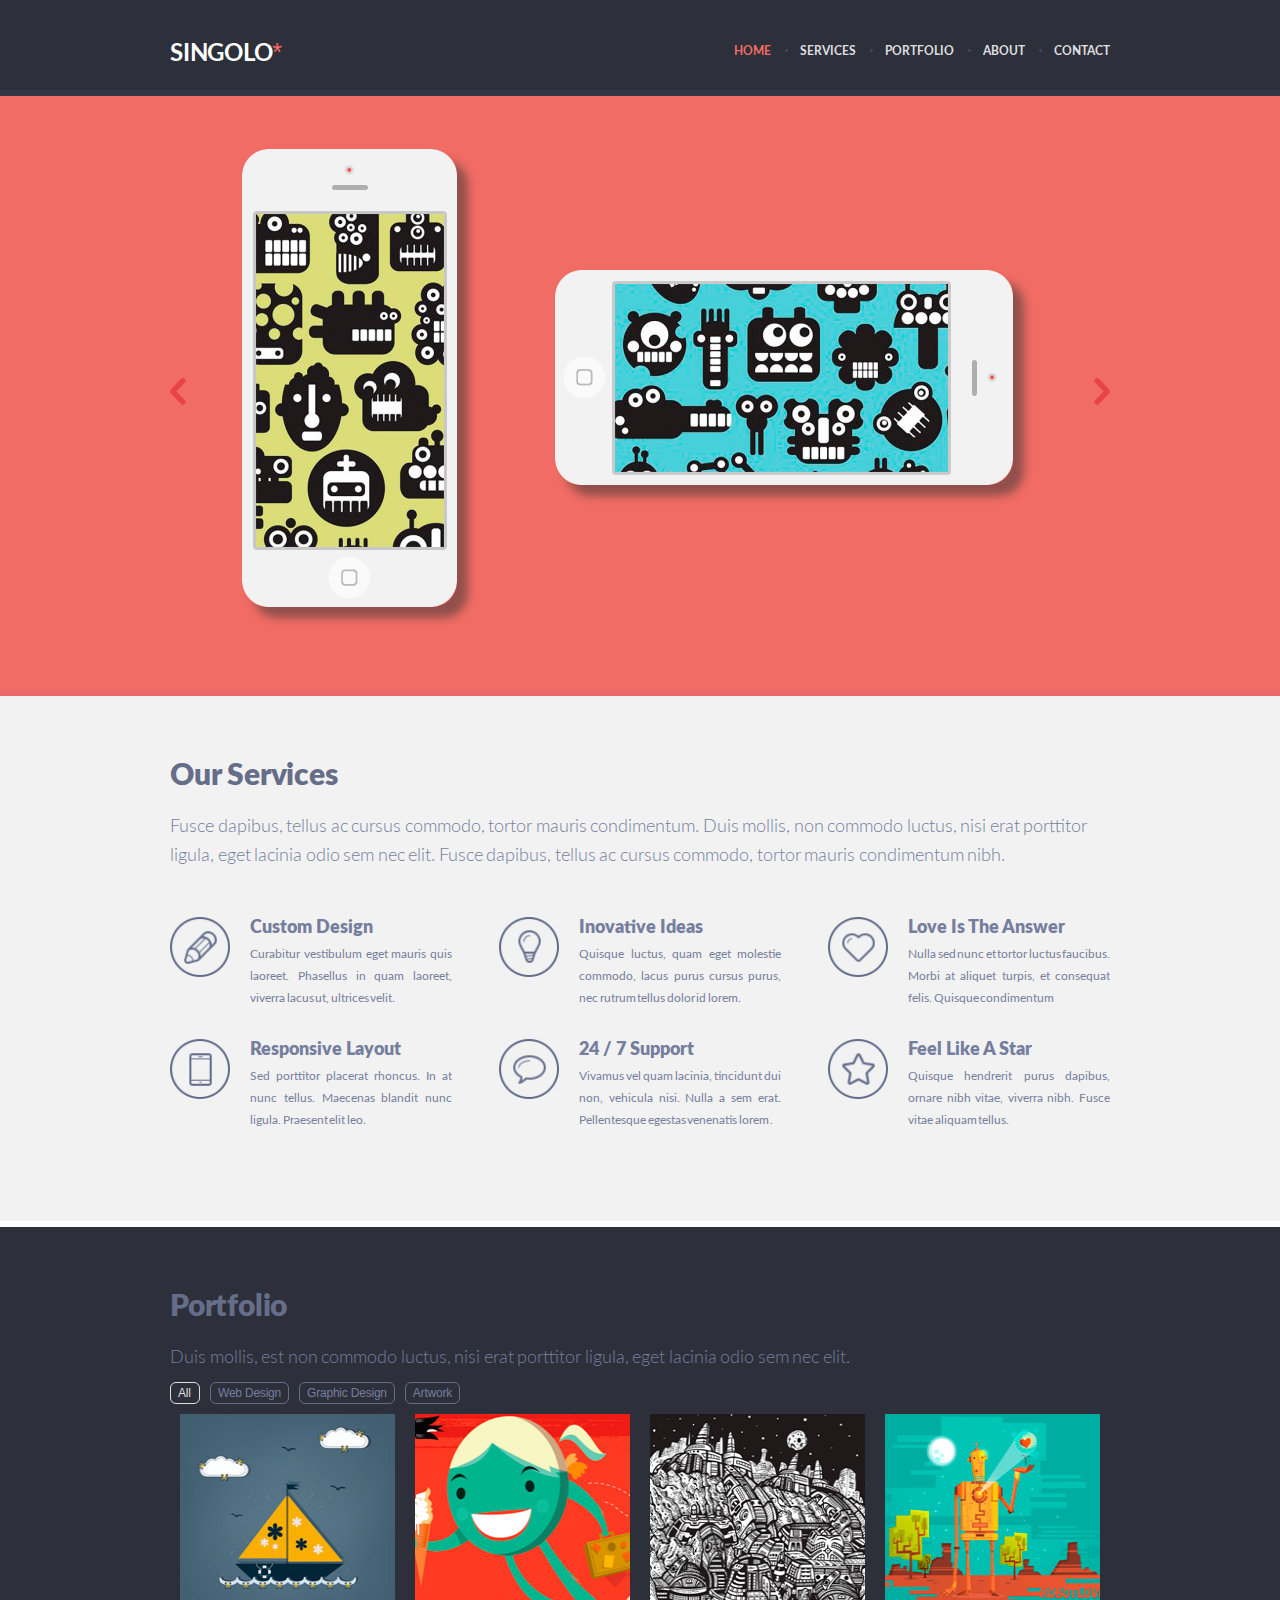
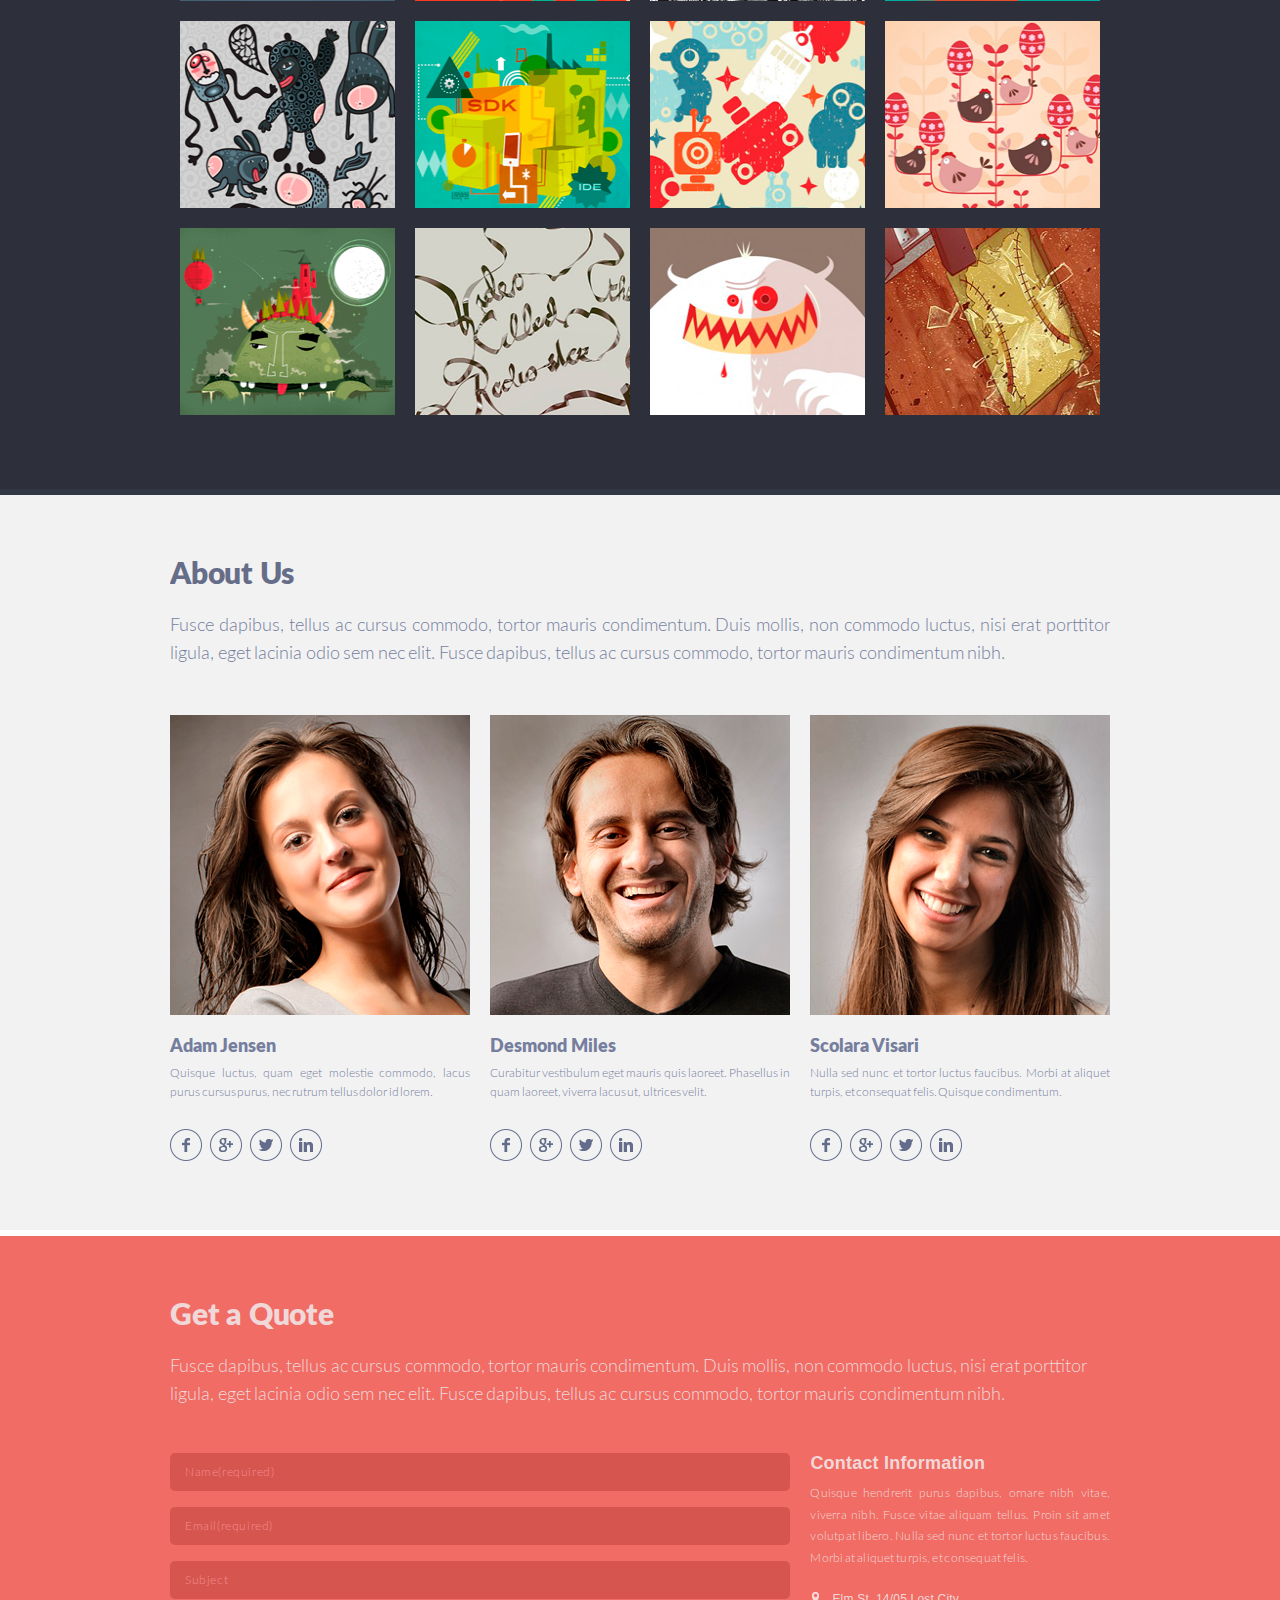
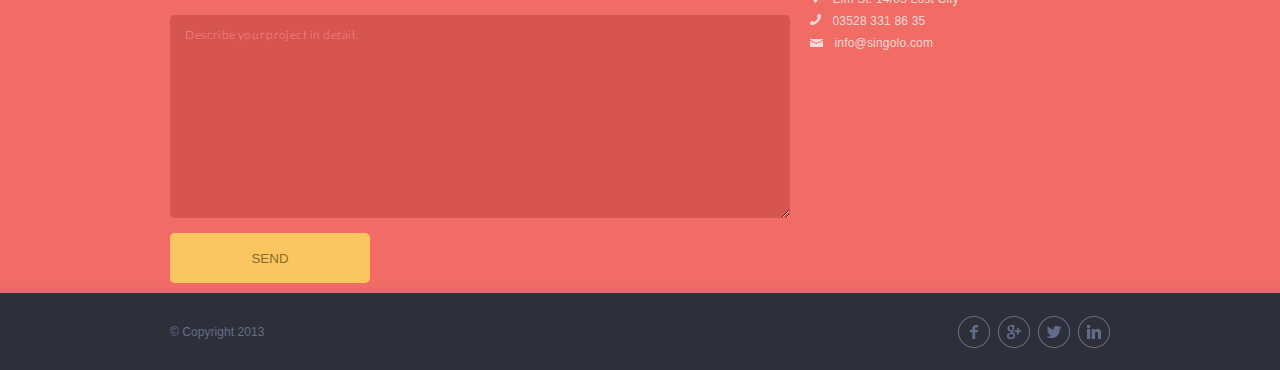
<file: index.html>
<!DOCTYPE html>
<html lang="en">
<head>
    <meta charset="UTF-8">
    <meta name="viewport" content="width=device-width, initial-scale=1.0">
    <title>Singolo</title>
    <link rel="stylesheet" href="./fonts.css">
    <link rel="stylesheet" href="./style.css">
</head>
<body id="top-body">
<header id="top" class="header">
    <div class="mobile-menu">
        <div class="mobile-top">
            <div class="mobile-burger-menu">
                <img src="./assets/burger-menu-icon.svg" class="burger-object">
            </div>
            <div class="mobile-logo">
                <a href="#"><h2>Singolo</h2><span>*</span></a>
            </div>
        </div>
    </div>
    <div class="overlay"></div>
    <div class="top-navigation">
        <div class="wrapper">
            <div class="burger-menu">
                <img src="./assets/burger-menu-icon.svg" class="burger-object">
            </div>
            <div class="logo">
                <a href="#"><h1>Singolo</h1><span>*</span></a>
            </div>
            <nav class="nav-bar">
                <ul class="navigation">
                    <li class="nav-item active"><a href="#top-body">Home</a></li>
                    <li class="nav-item"><a href="#service">Services</a></li>
                    <li class="nav-item"><a href="#portfolio">Portfolio</a></li>
                    <li class="nav-item"><a href="#team">About</a></li>
                    <li class="nav-item"><a href="#contact">Contact</a></li>
                </ul>
            </nav>
        </div>
    </div>
</header>
<main>
    <section class="slider">
        <div class="wrapper">
            <div class="hero-slider ">
                <div class="hero-content item active">
                    <img src="./assets/ivertical-1.png" alt="" class="phone-left">
                    <img src="./assets/ihorizontal-3.png" alt="" class="phone-right">
                </div>
                <div class="hero-content item">
                    <img src="./assets/аrame-3.png" alt="" class="iphone">
                </div>
                <div class="hero-navigation">
                    <span><img src="./assets/prev.png" alt="" class="prev"></span>
                    <span><img src="./assets/next.png" alt="" class="next"></span>
                </div>
            </div>
        </div>
    </section>
    <section id="service" class="our-service">
        <div class="wrapper">
            <div class="section-title">
                <h2>Our services</h2>
                <p>Fusce dapibus, tellus ac cursus commodo, tortor mauris condimentum. Duis mollis, non commodo luctus, nisi erat porttitor ligula, eget lacinia odio sem nec elit. Fusce dapibus, tellus ac cursus commodo, tortor mauris condimentum nibh.</p>
            </div>
            <div class="row">
                <div class="layout-3-column">
                    <div class="service-item">
                        <img src="./assets/ellipse.png" alt="">
                        <div class="item-content">
                            <h3>Custom Design</h3>
                            <p>Curabitur vestibulum eget mauris quis laoreet. Phasellus in quam laoreet, viverra lacus ut, ultrices velit.</p>
                        </div>
                    </div>
                    <div class="service-item">
                        <img src="./assets/ellipse-2.png" alt="">
                        <div class="item-content">
                            <h3>Inovative Ideas</h3>
                            <p>Quisque luctus, quam eget molestie com&shy;modo, lacus purus cursus purus, nec rutrum tellus dolor id lorem.</p>
                        </div>
                    </div>
                    <div class="service-item">
                        <img src="./assets/ellipse-3.png" alt="">
                        <div class="item-content">
                            <h3>Love Is The Answer</h3>
                            <p>Nulla sed nunc et tortor luctus faucibus. Morbi at aliquet turpis, et consequat felis. Quisque condimentum</p>
                        </div>
                    </div>
                    <div class="service-item">
                        <img src="./assets/ellipse-4.png" alt="">
                        <div class="item-content">
                            <h3>Responsive Layout</h3>
                            <p>Sed porttitor placerat rhoncus. In at nunc tellus. Maecenas blandit nunc ligula. Prae&shy;sent elit leo.</p>
                        </div>
                    </div>
                    <div class="service-item">
                        <img src="./assets/ellipse-5.png" alt="">
                        <div class="item-content">
                            <h3>24 / 7 Support</h3>
                            <p>Vivamus vel quam lacinia, tincidunt dui non, vehicula nisi. Nulla a sem erat. Pellen&shy;tesque egestas venenatis lorem .</p>
                        </div>
                    </div>
                    <div class="service-item">
                        <img src="./assets/ellipse-6.png" alt="">
                        <div class="item-content">
                            <h3>Feel Like A Star</h3>
                            <p>Quisque hendrerit purus dapibus, ornare nibh vitae, viverra nibh. Fusce vitae aliquam tellus.</p>
                        </div>
                    </div>
                </div>
            </div>
        </div>
    </section>
    <section id="portfolio" class="portfolio">
        <div class="wrapper">
            <div class="section-title">
                <h2>Portfolio</h2>
                <p>Duis mollis, est non commodo luctus, nisi erat porttitor ligula, eget lacinia odio sem nec elit.</p>
            </div>
            <div class="portfolio-tags">
                <ul class="tags">
                    <li class="active">All</li>
                    <li>Web Design</li>
                    <li>Graphic Design</li>
                    <li>Artwork</li>
                </ul>
            </div>
            <div class="row">
                <div class="layout-4-column">
                    <div class="portfolio-item">
                        <img src="./assets/project-1.png" alt="">
                    </div>
                    <div class="portfolio-item">
                        <img src="./assets/project-2.png" alt="">
                    </div>
                    <div class="portfolio-item">
                        <img src="./assets/project-3.png" alt="">
                    </div>
                    <div class="portfolio-item">
                        <img src="./assets/project-4.png" alt="">
                    </div>
                    <div class="portfolio-item">
                        <img src="./assets/project-5.png" alt="">
                    </div>
                    <div class="portfolio-item">
                        <img src="./assets/project-6.png" alt="">
                    </div>
                    <div class="portfolio-item">
                        <img src="./assets/project-7.png" alt="">
                    </div>
                    <div class="portfolio-item">
                        <img src="./assets/project-8.png" alt="">
                    </div>
                    <div class="portfolio-item">
                        <img src="./assets/project-9.png" alt="">
                    </div>
                    <div class="portfolio-item">
                        <img src="./assets/project-10.png" alt="">
                    </div>
                    <div class="portfolio-item">
                        <img src="./assets/project-11.png" alt="">
                    </div>
                    <div class="portfolio-item">
                        <img src="./assets/project-12.png" alt="">
                    </div>
                </div>
            </div>
        </div>
    </section>
    <section id="team" class="our-team">
        <div class="wrapper">
            <div class="section-title">
                <h2>About Us</h2>
                <p>Fusce dapibus, tellus ac cursus commodo, tortor mauris condimentum. Duis mollis, non commodo luctus, nisi erat porttitor ligula, eget lacinia odio sem nec elit. Fusce dapibus, tellus ac cursus commodo, tortor mauris condimentum nibh.</p>
            </div>
            <div class="row">
                <div class="layout-3-column">
                    <div class="team-item">
                        <img src="./assets/photo-1.png" alt="">
                        <div class="item-content">
                            <h3>Adam Jensen</h3>
                            <p>Quisque luctus, quam eget molestie commodo, lacus purus cursus purus, nec rutrum tellus dolor id lorem.</p>
                        </div>
                        <div class="social">
                            <ul class="social-items">
                                <li><a href=""><img src="./assets/social-1.png" alt=""></a></li>
                                <li><a href=""><img src="./assets/social-2.png" alt=""></a></li>
                                <li><a href=""><img src="./assets/social-3.png" alt=""></a></li>
                                <li><a href=""><img src="./assets/social-4.png" alt=""></a></li>
                            </ul>
                        </div>
                    </div>
                    <div class="team-item">
                        <img src="./assets/photo-2.png" alt="">
                        <div class="item-content">
                            <h3>Desmond Miles</h3>
                            <p>Curabitur vestibulum eget mauris quis laoreet. Phasellus in quam laoreet, viverra lacus ut, ultrices velit.</p>
                        </div>
                        <div class="social">
                            <ul class="social-items">
                                <li><a href=""><img src="./assets/social-1.png" alt=""></a></li>
                                <li><a href=""><img src="./assets/social-2.png" alt=""></a></li>
                                <li><a href=""><img src="./assets/social-3.png" alt=""></a></li>
                                <li><a href=""><img src="./assets/social-4.png" alt=""></a></li>
                            </ul>
                        </div>
                    </div>
                    <div class="team-item">
                        <img src="./assets/photo-3.png" alt="">
                        <div class="item-content">
                            <h3>Scolara Visari</h3>
                            <p>Nulla sed nunc et tortor luctus faucibus. Morbi at aliquet turpis, et consequat felis. Quisque condimentum.</p>
                        </div>
                        <div class="social">
                            <ul class="social-items">
                                <li><a href=""><img src="./assets/social-1.png" alt=""></a></li>
                                <li><a href=""><img src="./assets/social-2.png" alt=""></a></li>
                                <li><a href=""><img src="./assets/social-3.png" alt=""></a></li>
                                <li><a href=""><img src="./assets/social-4.png" alt=""></a></li>
                            </ul>
                        </div>
                    </div>
                </div>
            </div>
        </div>
    </section>
    <section id="contact" class="get-quote">
        <div class="wrapper">
            <div class="section-title">
                <h2>Get a Quote</h2>
                <p>Fusce dapibus, tellus ac cursus commodo, tortor mauris condimentum. Duis mollis, non commodo luctus, nisi erat porttitor ligula, eget lacinia odio sem nec elit. Fusce dapibus, tellus ac cursus commodo, tortor mauris condimentum nibh.</p>
            </div>
            <div class="contacts">
                <div class="contact-form">
                    <form action="" method="get" class="form-validation">
                        <input type="text" placeholder="Name(required)" name="name" class="field">
                        <input type="email" id="mail" placeholder="Email(required)" name="email" class="field">
                        <input type="text" placeholder="Subject" name="subject" class="field">
                        <textarea name="message" id="" cols="30" rows="10" placeholder="Describe your project in detail." class="field"></textarea>
                        <button type="submit" class="validate-btn">SEND</button>
                    </form>
                </div>
                <div class="contact-information">
                    <h4>Contact Information</h4>
                    <p>Quisque hendrerit purus dapibus, ornare nibh vitae, viver&shy;ra nibh. Fusce vitae aliquam tellus. Proin sit amet volutpat libero. Nulla sed nunc et tortor luctus faucibus. Morbi at aliquet turpis, et consequat felis. </p>
                    <div class="ul">
                        <li><img src="./assets/contact-3.png" alt=""><a href="#">Elm St. 14/05 Lost City</a></li>
                        <li><img src="./assets/contact.png" alt=""><a href="tel:035283318635">03528 331 86 35</a></li>
                        <li><img src="./assets/contact-2.png" alt=""><a href="mailto:info@singolo.com">info@singolo.com</a></li>
                    </div>
                </div>
            </div>
        </div>
    </section>
    <a href="#top-body" class="top tag-hide"><img src="./assets/next.png" alt=""></a>
</main>
<footer>
    <div class="wrapper">
        <div class="copyright">
            <p>&copy; Copyright 2013</p>
        </div>
        <div class="footer-social">
            <ul class="social-items">
                <li><a href=""><img src="./assets/social-1.png" alt=""></a></li>
                <li><a href=""><img src="./assets/social-2.png" alt=""></a></li>
                <li><a href=""><img src="./assets/social-3.png" alt=""></a></li>
                <li><a href=""><img src="./assets/social-4.png" alt=""></a></li>
            </ul>
        </div>
    </div>
</footer>
<script src="./script.js"></script>
</body>
</html>
</file>
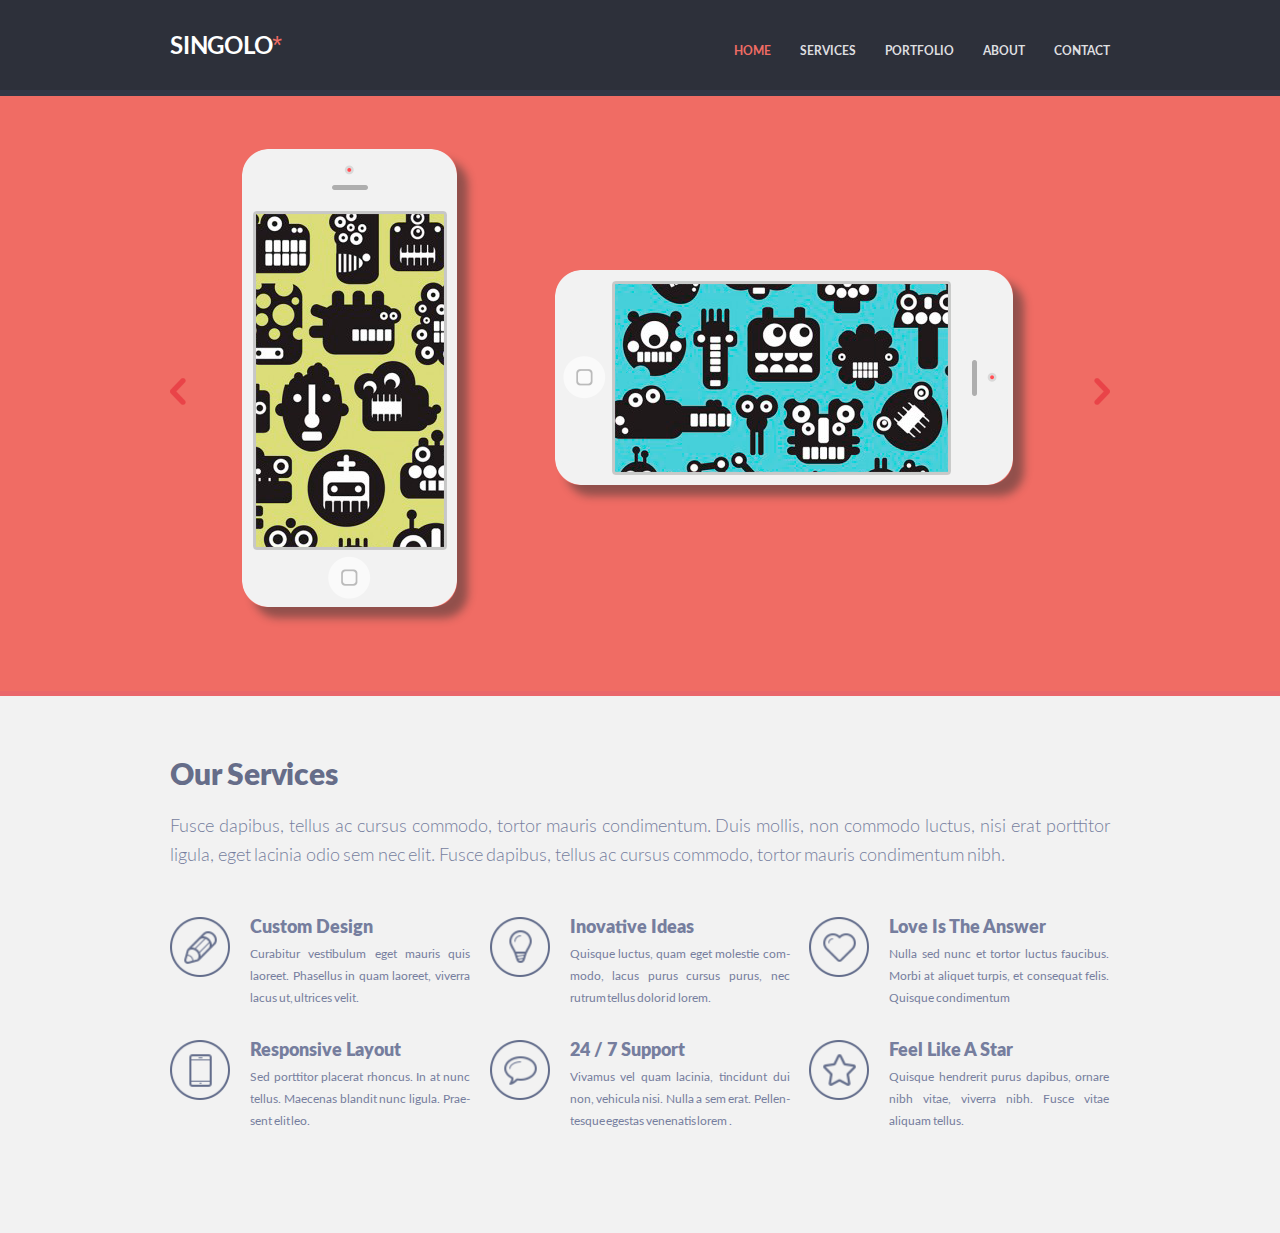
<file: singolo1.html>
<!DOCTYPE html>
<html lang="en">
<head>
    <meta charset="UTF-8">
    <title>Singolo</title>
    <link rel="stylesheet" href="./fonts.css">
    <link rel="stylesheet" href="./singolo1.css">

</head>
<body>
<header class="header">
    <div class="wrapper">
        <div class="logo">
            <a href="#"><h1>Singolo</h1><span>*</span></a>
        </div>
        <nav class="nav-bar">
            <ul class="navigation">
                <li class="nav-item active"><a href="">Home</a></li>
                <li class="nav-item"><a href="">Services</a></li>
                <li class="nav-item"><a href="">Portfolio</a></li>
                <li class="nav-item"><a href="">About</a></li>
                <li class="nav-item"><a href="">Contact</a></li>
            </ul>
        </nav>
    </div>
</header>
<main>
    <section class="slider">
        <div class="wrapper">
            <div class="hero-slider">
                <div class="hero-content">
                    <img src="./assets/phone_left.png" alt="" class="phone-left">
                    <img src="./assets/phone_right.png" alt="" class="phone-right">
                </div>
                <div class="hero-navigation">
                    <span><img src="./assets/prev.png" alt="" class="prev"></span>
                    <span><img src="./assets/next.png" alt="" class="next"></span>
                </div>
            </div>
        </div>
    </section>
    <section class="our-service">
        <div class="wrapper">
            <div class="section-title">
                <h2>Our services</h2>
                <p>Fusce dapibus, tellus ac cursus commodo, tortor mauris condimentum. Duis mollis, non commodo luctus, nisi erat porttitor ligula, eget lacinia odio sem nec elit. Fusce dapibus, tellus ac cursus commodo, tortor mauris condimentum nibh.</p>
            </div>
            <div class="row">
                <div class="layout-3-column">
                    <div class="service-item">
                        <img src="./assets/ellipse.png" alt="">
                        <div class="item-content">
                            <h3>Custom Design</h3>
                            <p>Curabitur vestibulum eget mauris quis laoreet. Phasellus in quam laoreet, viverra lacus ut, ultrices velit.</p>
                        </div>
                    </div>
                    <div class="service-item">
                        <img src="./assets/ellipse-2.png" alt="">
                        <div class="item-content">
                            <h3>Inovative Ideas</h3>
                            <p>Quisque luctus, quam eget molestie com&shy;modo, lacus purus cursus purus, nec rutrum tellus dolor id lorem.</p>
                        </div>
                    </div>
                    <div class="service-item">
                        <img src="./assets/ellipse-3.png" alt="">
                        <div class="item-content">
                            <h3>Love Is The Answer</h3>
                            <p>Nulla sed nunc et tortor luctus faucibus. Morbi at aliquet turpis, et consequat felis. Quisque condimentum</p>
                        </div>
                    </div>
                </div>
            </div>
            <div class="row">
                <div class="layout-3-column">
                    <div class="service-item">
                        <img src="./assets/ellipse-4.png" alt="">
                        <div class="item-content">
                            <h3>Responsive Layout</h3>
                            <p>Sed porttitor placerat rhoncus. In at nunc tellus. Maecenas blandit nunc ligula. Prae&shy;sent elit leo.</p>
                        </div>
                    </div>
                    <div class="service-item">
                        <img src="./assets/ellipse-5.png" alt="">
                        <div class="item-content">
                            <h3>24 / 7 Support</h3>
                            <p>Vivamus vel quam lacinia, tincidunt dui non, vehicula nisi. Nulla a sem erat. Pellen&shy;tesque egestas venenatis lorem .</p>
                        </div>
                    </div>
                    <div class="service-item">
                        <img src="./assets/ellipse-6.png" alt="">
                        <div class="item-content">
                            <h3>Feel Like A Star</h3>
                            <p>Quisque hendrerit purus dapibus, ornare nibh vitae, viverra nibh. Fusce vitae aliquam tellus.</p>
                        </div>
                    </div>
                </div>
            </div>
        </div>
    </section>
</main>
</body>
</html>
</file>
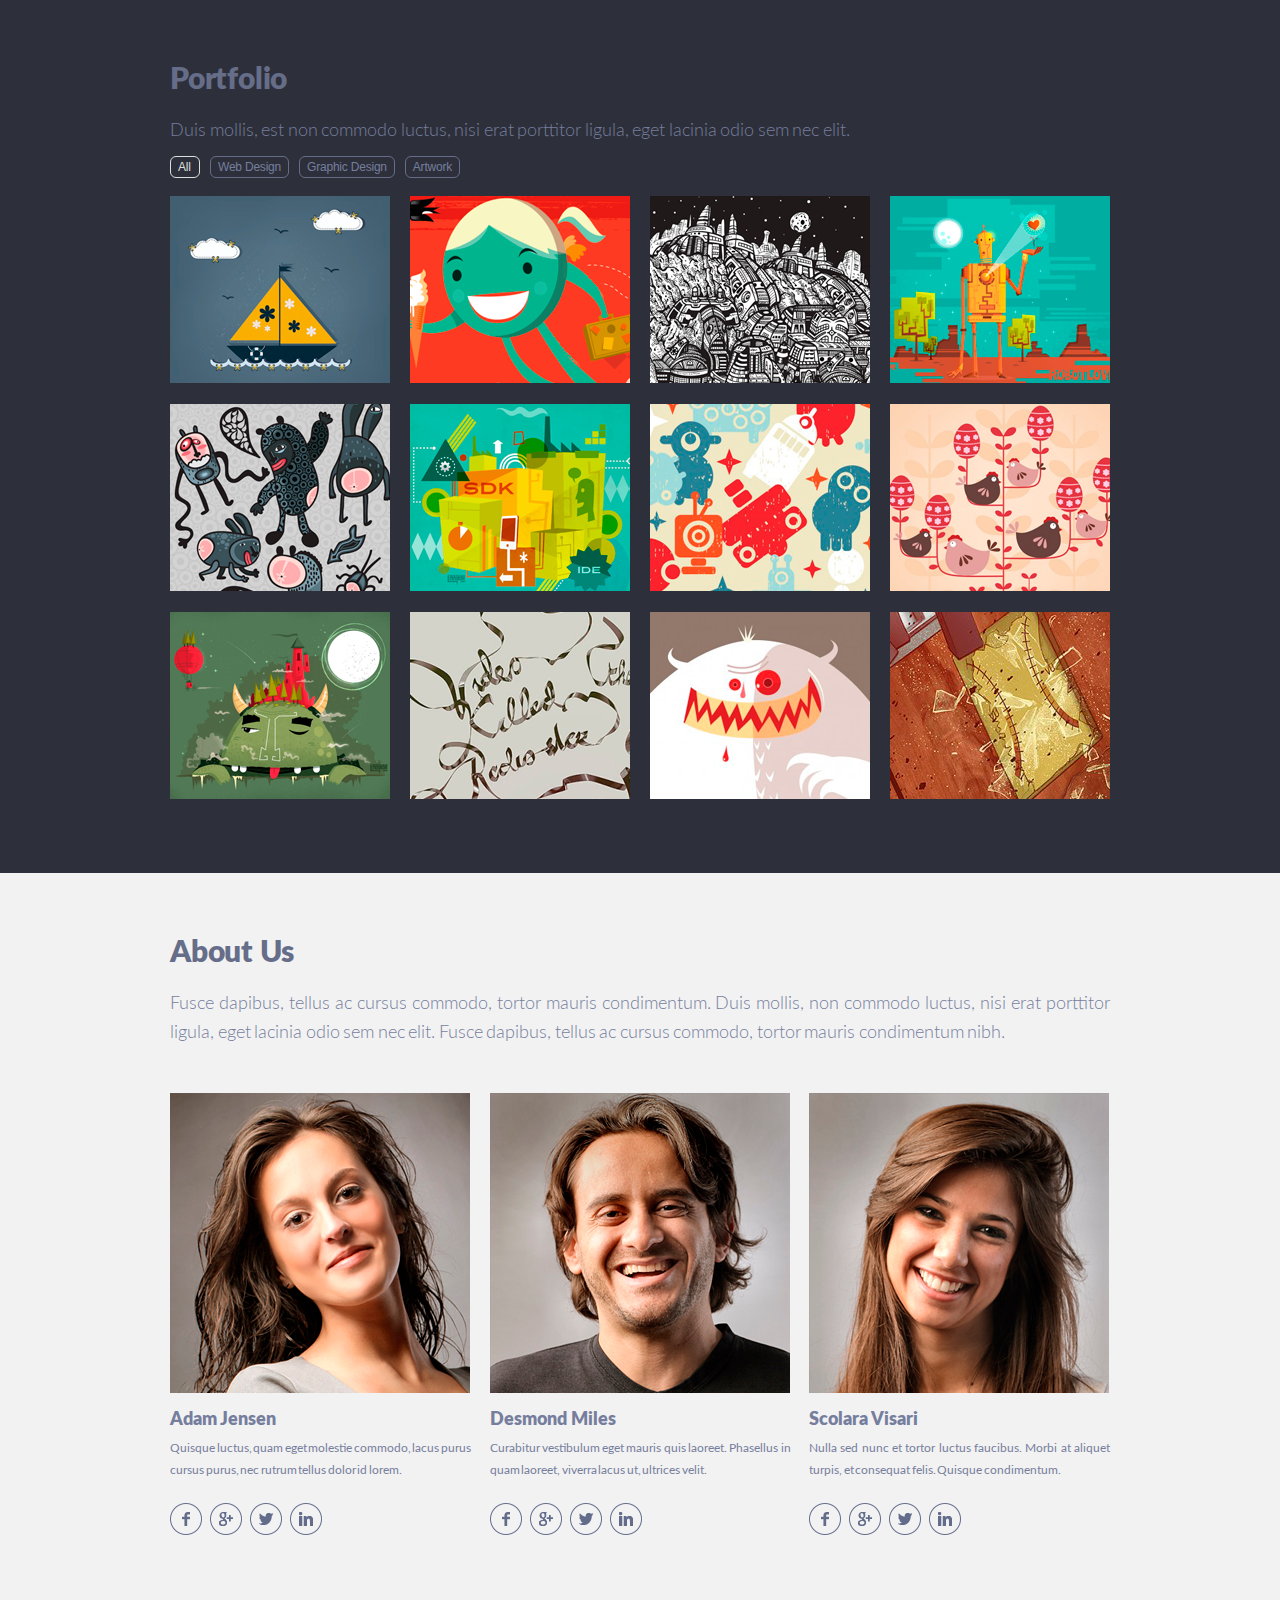
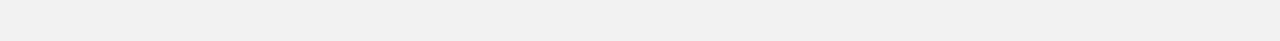
<file: singolo2.html>
<!DOCTYPE html>
<html lang="en">
<head>
    <meta charset="UTF-8">
    <title>Singolo</title>
    <link rel="stylesheet" href="./fonts.css">
    <link rel="stylesheet" href="./singolo2.css">

</head>
<body>
<main>
    <section class="portfolio">
        <div class="wrapper">
            <div class="section-title">
                <h2>Portfolio</h2>
                <p>Duis mollis, est non commodo luctus, nisi erat porttitor ligula, eget lacinia odio sem nec elit.</p>
            </div>
            <div class="portfolio-tags">
                <ul class="tags">
                    <li class="active">All</li>
                    <li>Web Design</li>
                    <li>Graphic Design</li>
                    <li>Artwork</li>
                </ul>
            </div>
            <div class="row">
                <div class="layout-4-column">
                    <div class="portfolio-item">
                        <img src="./assets/project-1.png" alt="">
                    </div>
                    <div class="portfolio-item">
                        <img src="./assets/project-2.png" alt="">
                    </div>
                    <div class="portfolio-item">
                        <img src="./assets/project-3.png" alt="">
                    </div>
                    <div class="portfolio-item">
                        <img src="./assets/project-4.png" alt="">
                    </div>
                    <div class="portfolio-item">
                        <img src="./assets/project-5.png" alt="">
                    </div>
                    <div class="portfolio-item">
                        <img src="./assets/project-6.png" alt="">
                    </div>
                    <div class="portfolio-item">
                        <img src="./assets/project-7.png" alt="">
                    </div>
                    <div class="portfolio-item">
                        <img src="./assets/project-8.png" alt="">
                    </div>
                    <div class="portfolio-item">
                        <img src="./assets/project-9.png" alt="">
                    </div>
                    <div class="portfolio-item">
                        <img src="./assets/project-10.png" alt="">
                    </div>
                    <div class="portfolio-item">
                        <img src="./assets/project-11.png" alt="">
                    </div>
                    <div class="portfolio-item">
                        <img src="./assets/project-12.png" alt="">
                    </div>
                </div>
            </div>
        </div>
    </section>
    <section class="our-team">
        <div class="wrapper">
            <div class="section-title">
                <h2>About Us</h2>
                <p>Fusce dapibus, tellus ac cursus commodo, tortor mauris condimentum. Duis mollis, non commodo luctus, nisi erat porttitor ligula, eget lacinia odio sem nec elit. Fusce dapibus, tellus ac cursus commodo, tortor mauris condimentum nibh.</p>
            </div>
            <div class="row">
                <div class="layout-3-column">
                    <div class="team-item">
                        <img src="./assets/photo-1.png" alt="">
                        <div class="item-content">
                            <h3>Adam Jensen</h3>
                            <p>Quisque luctus, quam eget molestie commodo, lacus purus cursus purus, nec rutrum tellus dolor id lorem.</p>
                        </div>
                        <div class="social">
                            <ul class="social-items">
                                <li><a href=""><img src="./assets/social-1.png" alt=""></a></li>
                                <li><a href=""><img src="./assets/social-2.png" alt=""></a></li>
                                <li><a href=""><img src="./assets/social-3.png" alt=""></a></li>
                                <li><a href=""><img src="./assets/social-4.png" alt=""></a></li>
                            </ul>
                        </div>
                    </div>
                    <div class="team-item">
                        <img src="./assets/photo-2.png" alt="">
                        <div class="item-content">
                            <h3>Desmond Miles</h3>
                            <p>Curabitur vestibulum eget mauris quis laoreet. Phasellus in quam laoreet, viverra lacus ut, ultrices velit.</p>
                        </div>
                        <div class="social">
                            <ul class="social-items">
                                <li><a href=""><img src="./assets/social-1.png" alt=""></a></li>
                                <li><a href=""><img src="./assets/social-2.png" alt=""></a></li>
                                <li><a href=""><img src="./assets/social-3.png" alt=""></a></li>
                                <li><a href=""><img src="./assets/social-4.png" alt=""></a></li>
                            </ul>
                        </div>
                    </div>
                    <div class="team-item">
                        <img src="./assets/photo-3.png" alt="">
                        <div class="item-content">
                            <h3>Scolara Visari</h3>
                            <p>Nulla sed nunc et tortor luctus faucibus. Morbi at aliquet turpis, et consequat felis. Quisque condimentum.</p>
                        </div>
                        <div class="social">
                            <ul class="social-items">
                                <li><a href=""><img src="./assets/social-1.png" alt=""></a></li>
                                <li><a href=""><img src="./assets/social-2.png" alt=""></a></li>
                                <li><a href=""><img src="./assets/social-3.png" alt=""></a></li>
                                <li><a href=""><img src="./assets/social-4.png" alt=""></a></li>
                            </ul>
                        </div>
                    </div>
                </div>
            </div>
        </div>
    </section>
</main>
</body>
</html>
</file>
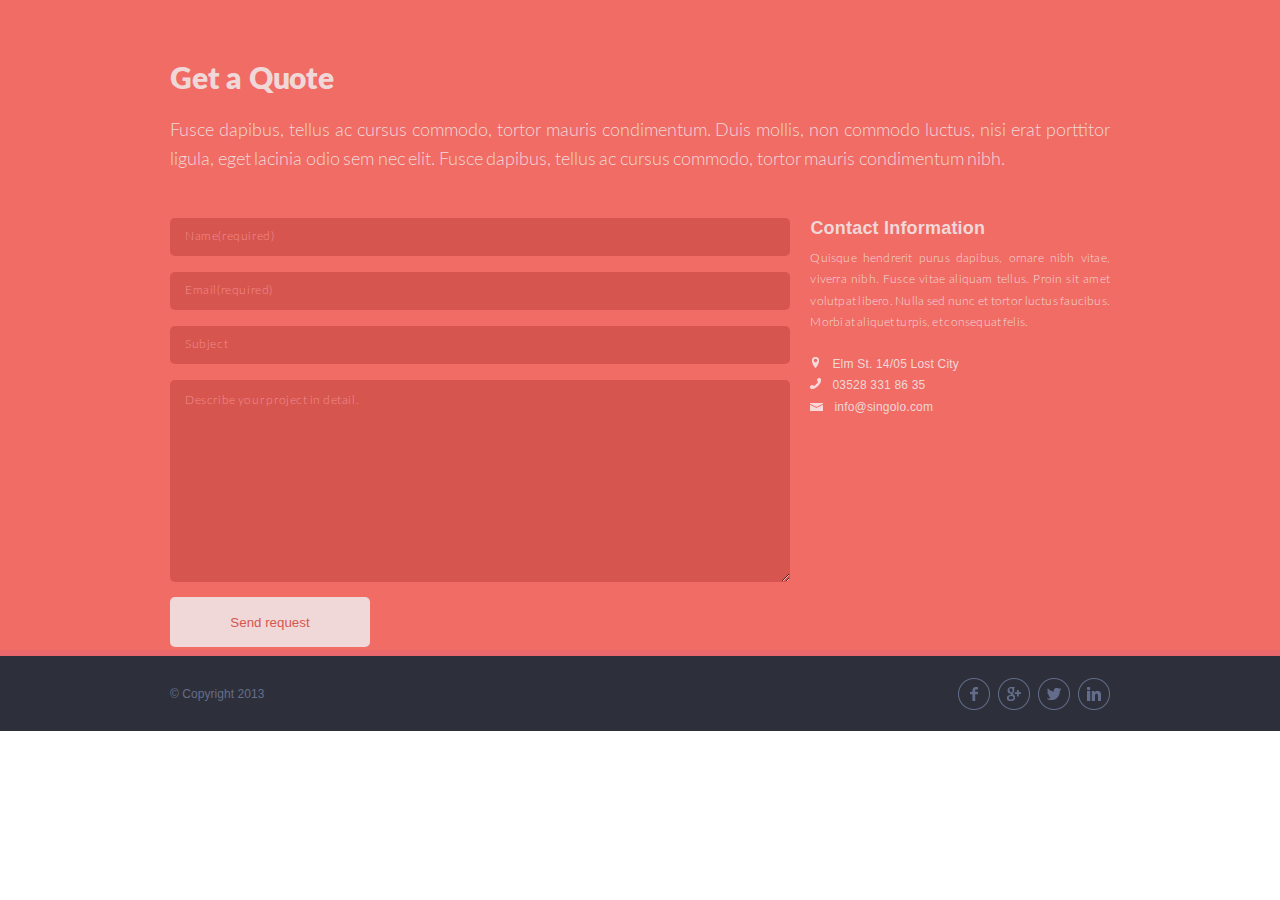
<file: singolo3.html>
<!DOCTYPE html>
<html lang="en">
<head>
    <meta charset="UTF-8">
    <title>Singolo</title>
    <link rel="stylesheet" href="./fonts.css">
    <link rel="stylesheet" href="./singolo3.css">

</head>
<body>
<main>
    <section class="get-quote">
        <div class="wrapper">
            <div class="section-title">
                <h2>Get a Quote</h2>
                <p>Fusce dapibus, tellus ac cursus commodo, tortor mauris condimentum. Duis mollis, non commodo luctus, nisi erat porttitor ligula, eget lacinia odio sem nec elit. Fusce dapibus, tellus ac cursus commodo, tortor mauris condimentum nibh.</p>
            </div>
            <div class="contacts">
                <div class="contact-form">
                    <form action="" method="post">
                        <input type="text" placeholder="Name(required)" required>
                        <input type="email" placeholder="Email(required)" required>
                        <input type="text" placeholder="Subject">
                        <textarea name="" id="" cols="30" rows="10" placeholder="Describe your project in detail."></textarea>
                        <button type="submit">Send request</button>
                    </form>
                </div>
                <div class="contact-information">
                    <h4>Contact Information</h4>
                    <p>Quisque hendrerit purus dapibus, ornare nibh vitae, viver&shy;ra nibh. Fusce vitae aliquam tellus. Proin sit amet volutpat libero. Nulla sed nunc et tortor luctus faucibus. Morbi at aliquet turpis, et consequat felis. </p>
                    <div class="ul">
                        <li><img src="./assets/contact-3.png" alt=""><a href="#">Elm St. 14/05 Lost City</a></li>
                        <li><img src="./assets/contact.png" alt=""><a href="tel:035283318635">03528 331 86 35</a></li>
                        <li><img src="./assets/contact-2.png" alt="mailto:info@singolo.com"><a href="">info@singolo.com</a></li>
                    </div>
                </div>
            </div>
        </div>
    </section>
</main>
    <footer>
        <div class="wrapper">
            <div class="copyright">
                <p>&copy; Copyright 2013</p>
            </div>
            <div class="footer-social">
                <ul class="social-items">
                    <li><a href=""><img src="./assets/social-1.png" alt=""></a></li>
                    <li><a href=""><img src="./assets/social-2.png" alt=""></a></li>
                    <li><a href=""><img src="./assets/social-3.png" alt=""></a></li>
                    <li><a href=""><img src="./assets/social-4.png" alt=""></a></li>
                </ul>
            </div>
        </div>
    </footer>
</body>
</html>
</file>
<file: fonts.css>
@font-face {
    font-family: 'Lato Black';
    src: url('./assets/fonts/Lato-Black.eot');
    src: url('./assets/fonts/Lato-Black.eot?#iefix') format('embedded-opentype'),
    url('./assets/fonts/Lato-Black.woff') format('woff'),
    url('./assets/fonts/Lato-Black.ttf') format('truetype');
    font-weight: normal;
    font-style: normal;
    }

@font-face {
    font-family: 'Lato Bold';
    src: url('./assets/fonts/Lato-Bold.eot');
    src: url('./assets/fonts/Lato-Bold.eot?#iefix') format('embedded-opentype'),
    url('./assets/fonts/Lato-Bold.woff') format('woff'),
    url('./assets/fonts/Lato-Bold.ttf') format('truetype');
    font-weight: normal;
    font-style: normal;
    }

@font-face {
    font-family: 'Lato Regular';
    src: url('./assets/fonts/Lato-Regular.eot');
    src: url('./assets/fonts/Lato-Regular.eot?#iefix') format('embedded-opentype'),
    url('./assets/fonts/Lato-Regular.woff') format('woff'),
    url('./assets/fonts/Lato-Regular.ttf') format('truetype');
    font-weight: normal;
    font-style: normal;
    }

@font-face {
    font-family: 'Lato Light';
    src: url('./assets/fonts/Lato-Light.eot');
    src: url('./assets/fonts/Lato-Light.eot?#iefix') format('embedded-opentype'),
    url('./assets/fonts/Lato-Light.woff') format('woff'),
    url('./assets/fonts/Lato-Light.ttf') format('truetype');
    font-weight: normal;
    font-style: normal;
    }

@font-face {
    font-family: 'Lato Thin';
    src: url('./assets/fonts/Lato-Thin.eot');
    src: url('./assets/fonts/Lato-Thin.eot?#iefix') format('embedded-opentype'),
    url('./assets/fonts/Lato-Thin.woff') format('woff'),
    url('./assets/fonts/Lato-Thin.ttf') format('truetype');
    font-weight: normal;
    font-style: normal;
    }
</file>
<file: style.css>
*{
    margin: 0;
    padding: 0;
}

body {
    font-family: 'Lato', sans-serif;
    scroll-padding-top: 70px; /* height of sticky header */
}
html {
    scroll-behavior: smooth;
    scroll-padding-top: 70px; /* height of sticky header */
}


.mobile-burger-menu, .mobile-logo{
    display: none;
}

.wrapper {
    max-width: 940px;
    margin: 0 auto;
    padding: 0 40px;
}


.header {
    background-color: rgb(45, 48, 58);
    height: 90px;
    border-bottom: 6px solid #323746;
    position: fixed;
    width: 100%;
    z-index: 1;
}

.header .wrapper{
    display: flex;
    justify-content: space-between;
    align-items: center;
}

.navigation{
    display: flex;
    justify-content: space-between;
    vertical-align: baseline;
}

.burger-menu{
    display: none;
}

.logo{
    font-size: 12px;
    color: rgb(255, 255, 255);
    text-align: left;
    text-transform: uppercase;
}
.logo a{
    text-decoration: none;
    color: #ffffff;
}

.logo span{
    color: rgb(240, 108, 100);
    font-size: 25px;
    line-height: 90px;
}

.logo h1{
    display: inline-block;
    font-family: 'Lato Bold', sans-serif;
    letter-spacing: -0.01em;
}

.nav-bar{
    line-height: 103px;
}

.navigation li {
    font-size: 12px;
    list-style: none;
    position: relative;
    padding-right: 29px;
}

.navigation li:last-child {
    padding: 0;
}

.navigation li:after{
    content: " ";
    position: absolute;
    right: 12px;
    top: 48%;
    width: 3px;
    height: 3px;
    border-radius: 50%;
    display: block;
    background-color: #44495b;
}

.navigation li:last-child:after{
    display: none;
}

.navigation li:last-child {
    margin-right: 0;
}

.navigation a {
    color: #dfdfe0;
    text-decoration: none;
    text-transform: uppercase;
    cursor: pointer;
    font-family: 'Lato Bold', sans-serif;
}

.navigation a:hover {
    color: rgb(240, 108, 100);
    transition-duration: 700ms;
    transition-property: color;
    cursor: pointer;
}

.navigation .active a {
    color: rgb(240, 108, 100);
}

main{
    padding-top: 96px;
}

.slider{
    background-color: rgb(240, 108, 100);
    height: 595px;
    border-bottom: 5px solid #ea676b;
    overflow: hidden;
    position: relative;
}

.hero-slider{
    height: 600px;
    position: relative;
}

.hero-navigation .prev{
    position: absolute;
    left: 0;
    top: 47%;
}
.hero-navigation .prev:hover, .hero-navigation .next:hover{
    opacity: 0.5;
    transition-duration: 700ms;
    transition-property: opacity;
    cursor: pointer;
}

.hero-navigation .next{
    position: absolute;
    right: 0;
    top: 47%;
}

.hero-content .phone-left{
    position: absolute;
    left: 72px;
    top: 53px;
    -webkit-box-shadow: 11px 11px 9px 0px rgba(48, 50, 50, 0.49);
    -moz-box-shadow:    11px 11px 9px 0px rgba(48, 50, 50, 0.49);
    box-shadow:         11px 11px 9px 0px rgba(48, 50, 50, 0.49);
    border-radius: 25px;
}
.hero-content .phone-right{
    position: absolute;
    right: 97px;
    top: 174px;
    -webkit-box-shadow: 11px 11px 9px 0px rgba(48, 50, 50, 0.49);
    -moz-box-shadow:    11px 11px 9px 0px rgba(48, 50, 50, 0.49);
    box-shadow:         11px 11px 9px 0px rgba(48, 50, 50, 0.49);
    border-radius: 25px;
}
.our-service{
    background-color: rgb(242, 242, 242);
    padding-top: 62px;
    padding-bottom: 29px;
    border-bottom: 6px solid rgb(255, 255, 255);
}

.section-title{
    margin-bottom: 46px;
    overflow: hidden;
}

.our-service h2{
    font-size: 30px;
    color: rgb(102, 109, 137);
    text-transform: capitalize;
    letter-spacing: -0.2px;
    font-family: 'Lato Black', sans-serif;
    overflow: hidden;
}

.our-service p{
    font-size: 18px;
    color: rgb(118, 126, 158);
    line-height: 1.6;
    margin-top: 19px;
    word-spacing: -1.5px;
    text-align: left;
    font-family: 'Lato Light', sans-serif;
    overflow: hidden;
}

.service-item{
    max-width: 30%;
    min-width: 30%;
    display: flex;
    font-family: 'Lato Black', sans-serif;
    color: rgb(118, 126, 158);
    overflow: hidden;
    margin-bottom: 30px;
}
.service-item img{
    width: 60px;
    height: 60px;
}

.service-item .item-content{
    margin-left: 20px;
    overflow: hidden;
}

.service-item p {
    margin-top: 7px;
    line-height: 22px;
    text-align: justify;
    font-family: 'Lato Regular', sans-serif;
    overflow: hidden;
}

.layout-3-column{
    display: flex;
    justify-content: space-between;
    flex-wrap: wrap;
}

.row{
    margin-bottom: 31px;
}


.item-content p{
    font-size: 12px;
    margin-top: 4px;
}

h3 {
    font-size: 18px;
}

.portfolio{
    background-color: rgb(45, 48, 58);
    padding-top: 62px;
    padding-bottom: 33px;
    border-bottom: 6px solid rgb(50, 55, 70);
}

.portfolio .section-title{
    margin-bottom: 10px;
}

.portfolio h2{
    font-size: 30px;
    color: rgb(102, 109, 137);
    text-transform: capitalize;
    letter-spacing: -0.2px;
    font-family: 'Lato Black', sans-serif;
}

.portfolio p{
    font-size: 18px;
    color: rgb(118, 126, 158);
    line-height: 1.6;
    margin-top: 19px;
    word-spacing: -1.5px;
    text-align: justify;
    font-family: 'Lato Light', sans-serif;
}

.portfolio .layout-4-column{
    display: flex;
    flex-wrap: wrap;
}

.row{
    margin-bottom: 31px;
}

.tags{
    display: flex;
    justify-content: start;
    flex-wrap: wrap;
}

.tags li{
    list-style: none;
    font-size: 12px;
    color: rgb(118, 126, 158);
    border: 1px solid rgb(102, 109, 137);
    border-radius: 6px;
    margin-right: 10px;
    padding: 3px 7px;
    min-width: 14px;
    letter-spacing: -0.21px;
    transition-duration: 700ms;
    transition-property: all;
    cursor: pointer;
}
.tags li:hover{
    color: rgb(222, 222, 222);
    border: 1px solid rgb(222, 222, 222);
    transition-duration: 700ms;
    transition-property: all;
    cursor: pointer;
}

.tags li.active {
    color: rgb(222, 222, 222);
    border: 1px solid rgb(222, 222, 222);
}

.portfolio-item{
    margin: 10px;
    opacity: 1;
    flex: 1 0 20%;
    transition-duration: 700ms;
    transition-property: opacity;
    cursor: pointer;
}


.portfolio-item:before {
    content: "";
    float: left;
    padding-top: 75%;
}


.portfolio-item img{
    width: 100%;
    height: 100%;
}


.portfolio-item:nth-child(n+13){
    display: none;
}

.portfolio-item:hover{
    opacity: 0.5;
    transition-duration: 700ms;
    transition-property: opacity;
    cursor: pointer;
}


.our-team{
    background-color: rgb(242, 242, 242);
    padding-top: 62px;
    padding-bottom: 33px;
    border-bottom: 6px solid rgb(255, 255, 255);
}

.our-team .layout-3-column{
    display: flex;
    flex-wrap: wrap;
}


.our-team .section-title{
    margin-bottom: 46px;
}

.our-team h2{
    font-size: 30px;
    color: rgb(102, 109, 137);
    text-transform: capitalize;
    letter-spacing: -0.2px;
    font-family: 'Lato Black', sans-serif;
}

.our-team p{
    font-size: 18px;
    color: rgb(118, 126, 158);
    line-height: 1.6;
    margin-top: 19px;
    word-spacing: -1.5px;
    text-align: justify;
    font-family: 'Lato Light', sans-serif;
}

.our-team .team-item{
    flex: 1 0 20%;
    font-family: 'Lato Black', sans-serif;
    color: rgb(118, 126, 158);
}

.our-team .team-item:nth-child(2){
    margin: 0 20px;
}

.team-item:before {
    content: "";
    float: left;
    padding-top: 100%;
}


.team-item > img{
    max-width: 100%;
    opacity: 1;
    transition-duration: 700ms;
    transition-property: opacity;
    cursor: pointer;
}

.team-item img:hover{
    opacity: 0.5;
    transition-duration: 700ms;
    transition-property: opacity;
    cursor: pointer;
}

.team-item .item-content{
    flex: 1 0 20%;
    margin-top: 16px;
    margin-left: 0;
    max-width: 100%;
}

.team-item .team-item p {
    margin-top: 7px;
    line-height: 22px;
    text-align: justify;
    font-family: 'Lato Regular', sans-serif;
}

.team-item .layout-3-column{
    display: flex;
    flex-wrap: wrap;
}

.row{
    margin-bottom: 31px;
}


.team-item .item-content p{
    font-size: 12px;
    margin-top: 6px;
}

h3 {
    font-size: 18px;
}

.team-item .social{
    margin-top: 26px;
}

.team-item .social-items{
    display: flex;
    justify-content: start;
}

.team-item .social-items li{
    list-style: none;
    margin-right: 8px;
}

.team-item .social img{
    width: 32px;
    height: 32px;
    opacity: 1;
    transition-duration: 700ms;
    transition-property: opacity;
    cursor: pointer;
}

.team-item .social img:hover{
    opacity: 0.5;
    transition-duration: 700ms;
    transition-property: opacity;
    cursor: pointer;
}



.get-quote{
    background-color: rgb(240, 108, 100);
    padding-top: 62px;
    padding-bottom: 4px;
    border-bottom: 6px solid rgb(234, 103, 107);
}

.get-quote .section-title{
    margin-bottom: 43px;
}

.get-quote h2{
    font-size: 30px;
    color: rgb(240, 216, 217);
    letter-spacing: -0.2px;
    font-family: 'Lato Black', sans-serif;
}

.get-quote p{
    font-size: 18px;
    color: rgb(240, 216, 217);
    line-height: 1.6;
    margin-top: 19px;
    word-spacing: -1.5px;
    text-align: left;
    font-family: 'Lato Light', sans-serif;
}

.contacts{
    display: flex;
    justify-content: space-between;
}

.contact-form{
    max-width: 66%;
    min-width: 66%;
    margin-right: 20px;
}

.contact-information{
    max-width: 34%;
    letter-spacing: 0.2px;
}

form{
    display: flex;
    justify-content: space-between;
    flex-direction: column;
}

input{
    min-height: 38px;
    margin-bottom: 16px;
    border-radius: 5px;
    background-color: rgb(214, 86, 79);
    border: none;
}

textarea{
    margin-bottom: 15px;
    border-radius: 5px;
    background-color: rgb(214, 86, 79);
    border: none;
    min-height: 180px;
}

input[placeholder]  {
    font-size: 12px;
    text-align: left;
    padding-left: 15px;
    color: #f48c8f;
    line-height: 1.6;
    word-spacing: -1.5px;
    font-family: 'Lato Light', sans-serif;
    letter-spacing: 0.6px;
}


textarea[placeholder]  {
    font-size: 12px;
    text-align: left;
    padding-left: 15px;
    padding-top: 11px;
    color: #f48c8f;
    line-height: 1.6;
    word-spacing: -1.5px;
    font-family: 'Lato Light', sans-serif;
    letter-spacing: 0.6px;
}


footer {
    background-color: rgb(45, 48, 58);
}

footer .wrapper{
    min-height: 77px;
    display: flex;
    justify-content: space-between;
    align-items: center;
}

.footer-social .social-items{
    display: flex;
    justify-content: start;
    padding-top: 5px;
}

.footer-social .social-items li{
    list-style: none;
    margin-left: 8px;
}

.footer-social img{
    width: 32px;
    height: 32px;
    opacity: 1;
    transition-duration: 700ms;
    transition-property: opacity;
    cursor: pointer;
}

.footer-social img:hover{
    opacity: 0.5;
    transition-duration: 700ms;
    transition-property: opacity;
    cursor: pointer;
}

.contact-information{
    list-style: none;
}

.contact-information h4{
    color: rgb(240, 216, 217);
    text-align: left;
    font-size: 18px;
}

.contact-information p {
    font-size: 12px;
    color: rgb(240, 216, 217);
    line-height: 21.56px;
    margin-top: 9px;
    word-spacing: -1.5px;
    text-align: justify;
    font-family: 'Lato Light', sans-serif;
}

.contact-information a {
    font-size: 12px;
    color: rgb(240, 216, 217);
    line-height: 1.797;
    text-align: left;
    margin-left: 11px;
    text-decoration: none;
}

.ul {
    margin-top: 20px;
}

::-webkit-input-placeholder {
    font-size: 12px;
    text-align: left;
    color: #f48c8f;
    line-height: 1.6;
    word-spacing: -1.5px;
    font-family: 'Lato Light', sans-serif;
}
::-moz-placeholder{
    font-size: 12px;
    text-align: left;
    color: #f48c8f;
    line-height: 1.6;
    word-spacing: -1.5px;
    font-family: 'Lato Light', sans-serif;
}/* Firefox 19+ */
:-moz-placeholder{
    font-size: 12px;
    text-align: left;
    color: #f48c8f;
    line-height: 1.6;
    word-spacing: -1.5px;
    font-family: 'Lato Light', sans-serif;
}/* Firefox 18- */
:-ms-input-placeholder{
    font-size: 12px;
    text-align: left;
    color: #f48c8f;
    line-height: 1.6;
    word-spacing: -1.5px;
    font-family: 'Lato Light', sans-serif;
}

button{
    background: #FBC65F;
    max-width: 200px;
    min-height: 50px;
    border-radius: 5px;
    border: none;
    color: #886A30;
    transition-duration: 700ms;
    transition-property: all;
}

button:hover{
    background: rgb(214, 86, 79);
    border: #FBC65F;
    color: #FBC65F;
    cursor: pointer;
    transition-duration: 700ms;
    transition-property: all;
}

.copyright p {
    color: #666d89;
    font-size: 12px;
    letter-spacing: 0.05px;
}

.top{
    opacity: 0.5;
    position: fixed;
    right: 0;
    bottom: 10%;
    background: #767e9e;
    width: 16px;
    height: 23px;
    padding: 10px;
    transition-duration: 700ms;
    transition-property: all;
}

.top:hover{
    opacity: 0.8;
    transition-duration: 700ms;
    transition-property: all;
}

.top img{
    transform: rotate(270deg);
}

.phone-left, .phone-right{
    cursor: pointer;
}




/* Carousel */


.item-container{
    position: relative;
    width: 100%;
    overflow: hidden;
}

.item{
    height: 600px;
    display: none;
    position: relative;
    margin: 0 auto;
    animation: 0.5s ease-in-out;
}

.item.active, .item.next-item{
    display: block;
}

.next-item{
    position: absolute;
}

.description-item{
    margin: 30px 20%;
    display: flex;
    justify-content: space-between;
}

.project-name{
    padding: 10px;
}

.control{
    position: absolute;
    top: 0;
    bottom: 0;
    width: 15%;
    cursor: pointer;
}

.control.left{
    left: 0;
    right: auto;
}
.control.right{
    left: auto;
    right: 0;
}

.arrow{
    display: inline-block;
    position: absolute;
    top: 50%;
    transform: translateY(-50%);
}


.to-left{
    animation-name: left;

}

.to-right{
    animation-name: right;
    animation-direction: reverse;
}

.from-left{
    animation-name: left;
    animation-direction: reverse;
}

.from-right{
    animation-name: right;
}

.slider-color{
    background-color: #648BF0;
    border-bottom: 5px solid rgba(100, 139, 240, 0.55);
}

.iphone {
    position: absolute;
    left: 25%;
    top: 7%;
}

.tag-hide{
    display: none;
    transition-duration: 700ms;
    transition-property: all;
}

.portfolio-item.active img{
    outline: 5px solid  #F06C64;
}


@keyframes left {
    from{
        left: 0;
    }
    to{
        left: -100%;
    }
}
@keyframes right {
    from{
        left: 100%;
    }
    to{
        left: 0;
    }
}


@media (max-width: 960px) {
    .description-item{
        flex-direction: column;
    }

}

@media (max-width: 960px) {

    .project-name{
        display: none;
    }

    .arrow{
        display: none;
    }

}



/*!
 * Toastify js 1.7.0
 * https://github.com/apvarun/toastify-js
 * @license MIT licensed
 *
 * Copyright (C) 2018 Varun A P
 */

.toastify {
    padding: 12px 20px;
    color: #ffffff;
    display: inline-block;
    box-shadow: 0 3px 6px -1px rgba(0, 0, 0, 0.12), 0 10px 36px -4px rgba(77, 96, 232, 0.3);
    background: -webkit-linear-gradient(315deg, #73a5ff, #5477f5);
    background: linear-gradient(135deg, #73a5ff, #5477f5);
    position: fixed;
    opacity: 0;
    transition: all 0.4s cubic-bezier(0.215, 0.61, 0.355, 1);
    border-radius: 2px;
    cursor: pointer;
    text-decoration: none;
    max-width: calc(50% - 20px);
    z-index: 2147483647;
}
.toastify p{
    overflow: hidden;
    text-overflow: ellipsis;
}

.toastify.on {
    opacity: 1;
}

.toast-close {
    opacity: 0.4;
    padding: 0 5px;
}

.toastify-right {
    right: 15px;
}

.toastify-left {
    left: 15px;
}

.toastify-top {
    top: -150px;
}

.toastify-bottom {
    bottom: -150px;
}

.toastify-rounded {
    border-radius: 25px;
}

.toastify-avatar {
    width: 1.5em;
    height: 1.5em;
    margin: 0 5px;
    border-radius: 2px;
}

.toastify-center {
    margin-left: auto;
    margin-right: auto;
    left: 0;
    right: 0;
    max-width: fit-content;
}

@media only screen and (max-width: 360px) {
    .toastify-right, .toastify-left {
        margin-left: auto;
        margin-right: auto;
        left: 0;
        right: 0;
        max-width: fit-content;
    }
}


/*1020px <= width*/
/*768px <= width < 1020px*/
/*375px <= width < 768px*/
/*width < 375px*/



@media (max-width: 768px) {

    .hero-content .phone-left {
        left: 55px;
        top: 53px;
        width: 180px;
    }

    .hero-content .phone-right {
        width: 363px;
        right: 50px;
    }

    .iphone {
        height: 363px;
    }

    .our-service {
       padding-bottom: 0;
    }

    .service-item{
        max-width: 45%;
        min-width: 45%;
        margin-bottom: 30px;
    }

    .portfolio-item {
        flex: 1 0 25%;
    }

    .portfolio-item img {
        width: 100%;
        height: auto;
    }

    .portfolio-item:before {
        content: "";
        float: left;
        padding-top: 75%;
    }
    .portfolio-tags {
        margin-bottom: 20px;
    }

}




@media (max-width: 375px) {
    .header {
        height: 71px;
    }

    .nav-bar{
        display: none;
    }

    .burger-menu{
        display: block;
        margin-right: 24%;
    }

    .mobile-top {
        display: flex;
        align-items: center;
    }
    .mobile-top .mobile-burger-menu {
        display: flex;
        align-items: center;
        margin-left: 9%;
        margin-right: 9%;
        transform: rotate3d(1, -1, 12, 90deg);
        transition-duration: 700ms;
        transition-property: all;
    }
    .mobile-top .navigation li {
        font-size: 18px;
        list-style: none;
        text-align: left;
    }

    .wrapper {
        padding: 0 30px 0 31px;
    }

    .header .wrapper {
        justify-content: start;
        height: 70px;
    }


    .hero-slider{
        height: 220px;
    }

    .slider {
        height: 220px;
    }

    .hero-content .phone-left {
        left: 12px;
        top: 3%;
        width: 88px;
        border-radius: 10px;
        height: 172px;
    }

    .hero-content .phone-right {
        width: 177px;
        right: 5%;
        top: 13%;
        border-radius: 10px;
    }

    .iphone {
        height: 167px;
    }


    .hero-navigation .next {
        right: -5%;
    }


    .hero-navigation .prev {
        left: -5%;
    }

    .our-service {
        padding-bottom: 0;
    }

    .service-item{
        max-width: 100%;
        min-width: 100%;
        margin-bottom: 15px;
    }

    .tags li {
        font-size: 11px;
        margin-right: 5px;
    }



    .portfolio-item {
        flex: 1 0 42%;
        margin: 5px;
    }


    .our-team .team-item {
        flex: 1 0 100%;
        margin-bottom: 30px;
    }
    .our-team .team-item:nth-child(2) {
        margin: 0 0 30px 0;
    }


    .contacts {
        flex-direction: column;
    }

    .contact-form {
        max-width: 100%;
        min-width: 100%;
        margin-right: 0;
        margin-bottom: 30px;
    }
    .contact-information {
        max-width: 100%;
    }

    footer .wrapper {
        justify-content: center;
    }

    .copyright {
        display: none;
    }


    .mobile-menu{
        height: 100vh;
        width: 240px;
        background-color: #2d303a;
        position: absolute;
        left: -240px;
        transition-duration: 700ms;
        transition-property: left;
        z-index: 3;
    }

    .menu-show{
        left: 0;
        transition-duration: 700ms;
        transition-property: left;
    }


    .mobile-menu .navigation {
        display: flex;
        flex-direction: column;
        padding-left: 28%;
    }

    .mobile-menu .nav-bar {
        display: block;
    }

    .mobile-logo{
        display: block;
        font-size: 12px;
        color: rgb(255, 255, 255);
        text-align: left;
        text-transform: uppercase;
    }
    .mobile-logo a{
        text-decoration: none;
        color: #ffffff;
    }

    .mobile-logo span{
        color: rgb(240, 108, 100);
        font-size: 25px;
        line-height: 90px;
    }

    .mobile-logo h2{
        display: inline-block;
        font-family: 'Lato Bold', sans-serif;

    }
    .mobile-menu .nav-bar{
        line-height: 29px;
        font-size: 24px;
    }


    .mobile-menu .navigation li {
        padding-right: 0;
    }
    .mobile-menu .navigation li:after {
        display: none;
    }

    .overlay{
        width: 100vw;
        height: 100vh;
        opacity: .5;
        z-index: 6;
        background-color: #2d303a;
        display: none;
    }

    .overlay.show{
        display: block;
    }

    .portfolio-item img{
        width: 100%;
        height: auto;
    }
    .portfolio-tags {
        padding: 10px 0 20px 0;
    }
    .portfolio-item:before {
        padding-top: 75%;
    }

    .team-item > img {
        min-width: 314px;
    }

    .team-item .social {
        margin-top: 14px;
    }
    .our-team {
        padding-bottom: 0;
    }
    button {
        max-width: none;
    }
    .contact-information {
        padding-bottom: 30px;
    }
    main {
        padding-top: 76px;
    }
}



@media (max-width: 624px) {

    .nav-bar {
        display: none;
    }

    /*.header .wrapper {*/
    /*    display: flex;*/
    /*    align-items: center;*/
    /*    justify-content: left;*/
    /*}*/


    /*.mobile-menu{*/
    /*    height: 100vh;*/
    /*    width: 335px;*/
    /*    background-color: #2d303a;*/
    /*    position: absolute;*/
    /*    left: -335px;*/
    /*    transition-duration: 700ms;*/
    /*    transition-property: left;*/
    /*    overflow-y: scroll;*/
    /*}*/

    /*.menu-show{*/
    /*    left: 0;*/
    /*    transition-duration: 700ms;*/
    /*    transition-property: left;*/
    /*}*/


}
</file>
<file: singolo1.css>
*{
    margin: 0;
    padding: 0;
}

body {
    font-family: 'Lato', sans-serif;
}

.wrapper {
    max-width: 940px;
    margin: 0 auto;
    padding: 0 40px;
}


.header {
    background-color: rgb(45, 48, 58);
    height: 90px;
    border-bottom: 6px solid #323746;
}

.header .wrapper{
    display: flex;
    justify-content: space-between;
}

.navigation{
    display: flex;
    justify-content: space-between;
    vertical-align: baseline;
}

.logo{
    font-size: 12px;
    color: rgb(255, 255, 255);
    text-align: left;
    text-transform: uppercase;
}
.logo a{
    text-decoration: none;
    color: #ffffff;
}

.logo span{
    color: rgb(240, 108, 100);
    font-size: 25px;
    line-height: 90px;
}

.logo h1{
    display: inline-block;
    font-family: 'Lato Bold', sans-serif;
    letter-spacing: -0.01em;
}

.nav-bar{
    line-height: 103px;
}

.navigation li {
    font-size: 12px;
    list-style: none;
    position: relative;
    padding-right: 29px;
}

.navigation li:last-child {
    padding: 0;
}

.navigation li:after{
    content: " ";
    position: absolute;
    right: -17px;
    top: 48%;
    width: 3px;
    height: 3px;
    border-radius: 50%;
    display: block;
    background-color: #44495b;
}

.navigation li:last-child:after{
    display: none;
}

.navigation li:last-child {
    margin-right: 0;
}

.navigation a {
    color: #dfdfe0;
    text-decoration: none;
    text-transform: uppercase;
    cursor: pointer;
    font-family: 'Lato Bold', sans-serif;
}

.navigation a:hover {
    color: rgb(240, 108, 100);
    transition-duration: 700ms;
    transition-property: color;
    cursor: pointer;
}

.navigation .active a {
    color: rgb(240, 108, 100);
}

.slider{
    background-color: rgb(240, 108, 100);
    height: 595px;
    border-bottom: 5px solid #ea676b;
}

.hero-slider{
    height: 600px;
    position: relative;
}

.hero-navigation .prev{
    position: absolute;
    left: 0;
    top: 47%;
}
.hero-navigation .prev:hover, .hero-navigation .next:hover{
    opacity: 0.5;
    transition-duration: 700ms;
    transition-property: opacity;
    cursor: pointer;
}

.hero-navigation .next{
    position: absolute;
    right: 0;
    top: 47%;
}

.hero-content .phone-left{
    position: absolute;
    left: 72px;
    top: 53px;
    -webkit-box-shadow: 11px 11px 9px 0px rgba(48, 50, 50, 0.49);
    -moz-box-shadow:    11px 11px 9px 0px rgba(48, 50, 50, 0.49);
    box-shadow:         11px 11px 9px 0px rgba(48, 50, 50, 0.49);
    border-radius: 25px;
}
.hero-content .phone-right{
    position: absolute;
    right: 97px;
    top: 174px;
    -webkit-box-shadow: 11px 11px 9px 0px rgba(48, 50, 50, 0.49);
    -moz-box-shadow:    11px 11px 9px 0px rgba(48, 50, 50, 0.49);
    box-shadow:         11px 11px 9px 0px rgba(48, 50, 50, 0.49);
    border-radius: 25px;
}
.our-service{
    background-color: rgb(242, 242, 242);
    padding-top: 62px;
    padding-bottom: 70px;
}

.section-title{
    margin-bottom: 46px;
}

.our-service h2{
    font-size: 30px;
    color: rgb(102, 109, 137);
    text-transform: capitalize;
    letter-spacing: -0.2px;
    font-family: 'Lato Black', sans-serif;
}

.our-service p{
    font-size: 18px;
    color: rgb(118, 126, 158);
    line-height: 1.6;
    margin-top: 19px;
    word-spacing: -1.5px;
    text-align: justify;
    font-family: 'Lato Light', sans-serif;
}

.service-item{
    max-width: 301px;
    min-width: 280px;
    display: flex;
    font-family: 'Lato Black', sans-serif;
    color: rgb(118, 126, 158);
}
.service-item img{
    width: 60px;
    height: 60px;
}

.item-content{
    min-width: 220px;
    margin: 0 20px;
}

.service-item p {
    margin-top: 7px;
    line-height: 22px;
    text-align: justify;
    font-family: 'Lato Regular', sans-serif;
}

.layout-3-column{
    display: flex;
    justify-content: space-between;
}

.row{
    margin-bottom: 31px;
}


.item-content p{
    font-size: 12px;
    margin-top: 4px;
}

h3 {
    font-size: 18px;
}
</file>
<file: singolo2.css>
*{
    margin: 0;
    padding: 0;
}

body {
    font-family: 'Lato', sans-serif;
}

.wrapper {
    max-width: 940px;
    margin: 0 auto;
    padding: 0 40px;
}

.portfolio{
    background-color: rgb(45, 48, 58);
    padding-top: 62px;
    padding-bottom: 40px;
}

.portfolio .section-title{
    margin-bottom: 10px;
}

.portfolio h2{
    font-size: 30px;
    color: rgb(102, 109, 137);
    text-transform: capitalize;
    letter-spacing: -0.2px;
    font-family: 'Lato Black', sans-serif;
}

.portfolio p{
    font-size: 18px;
    color: rgb(118, 126, 158);
    line-height: 1.6;
    margin-top: 19px;
    word-spacing: -1.5px;
    text-align: justify;
    font-family: 'Lato Light', sans-serif;
}

.layout-4-column{
    display: flex;
    justify-content: space-between;
    flex-wrap: wrap;
}

.row{
    margin-bottom: 31px;
}

.tags{
    display: flex;
    justify-content: start;
    flex-wrap: wrap;
}

.tags li{
    list-style: none;
    font-size: 12px;
    color: rgb(118, 126, 158);
    border: 1px solid rgb(102, 109, 137);
    border-radius: 6px;
    margin-right: 10px;
    padding: 3px 7px;
    min-width: 14px;
    letter-spacing: -0.21px;
    transition-duration: 700ms;
    transition-property: all;
    cursor: pointer;
}
.tags li:hover{
    color: rgb(222, 222, 222);
    border: 1px solid rgb(222, 222, 222);
    transition-duration: 700ms;
    transition-property: all;
    cursor: pointer;
}

.tags li.active {
    color: rgb(222, 222, 222);
    border: 1px solid rgb(222, 222, 222);
}

.portfolio-item{
    margin-top: 18px;
    margin-bottom: -1px;
    opacity: 1;
    transition-duration: 700ms;
    transition-property: opacity;
    cursor: pointer;
}

.portfolio-item:hover{
    opacity: 0.5;
    transition-duration: 700ms;
    transition-property: opacity;
    cursor: pointer;
}

.our-team{
    background-color: rgb(242, 242, 242);
    padding-top: 62px;
    padding-bottom: 70px;
}

.our-team .section-title{
    margin-bottom: 46px;
}

.our-team h2{
    font-size: 30px;
    color: rgb(102, 109, 137);
    text-transform: capitalize;
    letter-spacing: -0.2px;
    font-family: 'Lato Black', sans-serif;
}

.our-team p{
    font-size: 18px;
    color: rgb(118, 126, 158);
    line-height: 1.6;
    margin-top: 19px;
    word-spacing: -1.5px;
    text-align: justify;
    font-family: 'Lato Light', sans-serif;
}

.our-team .team-item{
    max-width: 301px;
    min-width: 280px;
    display: flex;
    flex-direction: column;
    font-family: 'Lato Black', sans-serif;
    color: rgb(118, 126, 158);
}
.team-item img{
    width: 300px;
    height: 300px;
    opacity: 1;
    transition-duration: 700ms;
    transition-property: opacity;
    cursor: pointer;
}

.team-item img:hover{
    opacity: 0.5;
    transition-duration: 700ms;
    transition-property: opacity;
    cursor: pointer;
}

.team-item .item-content{
    margin-top: 16px;
    min-width: 220px;
}

.team-item p {
    margin-top: 7px;
    line-height: 22px;
    text-align: justify;
    font-family: 'Lato Regular', sans-serif;
}

.layout-3-column{
    display: flex;
    justify-content: space-between;
}

.row{
    margin-bottom: 31px;
}


.team-item .item-content p{
    font-size: 12px;
    margin-top: 6px;
}

h3 {
    font-size: 18px;
}

.social{
    margin-top: 22px;
}

.social-items{
    display: flex;
    justify-content: start;
}

.social-items li{
    list-style: none;
    margin-right: 8px;
}

.social img{
    width: 32px;
    height: 32px;
    opacity: 1;
    transition-duration: 700ms;
    transition-property: opacity;
    cursor: pointer;
}

.social img:hover{
    opacity: 0.5;
    transition-duration: 700ms;
    transition-property: opacity;
    cursor: pointer;
}
</file>
<file: singolo3.css>
*{
    margin: 0;
    padding: 0;
}

body {
    font-family: 'Lato', sans-serif;
}

.wrapper {
    max-width: 940px;
    margin: 0 auto;
    padding: 0 40px;
}

.get-quote{
    background-color: rgb(240, 108, 100);
    padding-top: 62px;
    padding-bottom: 3px;
    border-bottom: 6px solid rgb(234, 103, 107);
}

.get-quote .section-title{
    margin-bottom: 43px;
}

.get-quote h2{
    font-size: 30px;
    color: rgb(240, 216, 217);
    letter-spacing: -0.2px;
    font-family: 'Lato Black', sans-serif;
}

.get-quote p{
    font-size: 18px;
    color: rgb(240, 216, 217);
    line-height: 1.6;
    margin-top: 19px;
    word-spacing: -1.5px;
    text-align: justify;
    font-family: 'Lato Light', sans-serif;
}

.contacts{
    display: flex;
    justify-content: space-between;
}

.contact-form{
    max-width: 66%;
    min-width: 66%;
    margin-right: 20px;
}

.contact-information{
    max-width: 34%;
    letter-spacing: 0.2px;
}

form{
    display: flex;
    justify-content: space-between;
    flex-direction: column;
}

input{
    min-height: 38px;
    margin-bottom: 16px;
    border-radius: 5px;
    background-color: rgb(214, 86, 79);
    border: none;
}

textarea{
    margin-bottom: 15px;
    border-radius: 5px;
    background-color: rgb(214, 86, 79);
    border: none;
    min-height: 180px;
}

input[placeholder]  {
    font-size: 12px;
    text-align: left;
    padding-left: 15px;
    color: #f48c8f;
    line-height: 1.6;
    word-spacing: -1.5px;
    font-family: 'Lato Light', sans-serif;
    letter-spacing: 0.6px;
}


textarea[placeholder]  {
    font-size: 12px;
    text-align: left;
    padding-left: 15px;
    padding-top: 11px;
    color: #f48c8f;
    line-height: 1.6;
    word-spacing: -1.5px;
    font-family: 'Lato Light', sans-serif;
    letter-spacing: 0.6px;
}


footer {
    background-color: rgb(45, 48, 58);
}

footer .wrapper{
    min-height: 75px;
    display: flex;
    justify-content: space-between;
    align-items: center;
}

.footer-social .social-items{
    display: flex;
    justify-content: start;
    padding-top: 5px;
}

.footer-social .social-items li{
    list-style: none;
    margin-left: 8px;
}

.footer-social img{
    width: 32px;
    height: 32px;
    opacity: 1;
    transition-duration: 700ms;
    transition-property: opacity;
    cursor: pointer;
}

.footer-social img:hover{
    opacity: 0.5;
    transition-duration: 700ms;
    transition-property: opacity;
    cursor: pointer;
}

.contact-information{
    list-style: none;
}

.contact-information h4{
    color: rgb(240, 216, 217);
    text-align: left;
    font-size: 18px;
}

.contact-information p {
    font-size: 12px;
    color: rgb(240, 216, 217);
    line-height: 21.56px;
    margin-top: 9px;
    word-spacing: -1.5px;
    text-align: justify;
    font-family: 'Lato Light', sans-serif;
}

.contact-information a {
    font-size: 12px;
    color: rgb(240, 216, 217);
    line-height: 1.797;
    text-align: left;
    margin-left: 11px;
    text-decoration: none;
}

.ul {
    margin-top: 20px;
}

::-webkit-input-placeholder {
    font-size: 12px;
    text-align: left;
    color: #f48c8f;
    line-height: 1.6;
    word-spacing: -1.5px;
    font-family: 'Lato Light', sans-serif;
}
::-moz-placeholder{
    font-size: 12px;
    text-align: left;
    color: #f48c8f;
    line-height: 1.6;
    word-spacing: -1.5px;
    font-family: 'Lato Light', sans-serif;
}/* Firefox 19+ */
:-moz-placeholder{
    font-size: 12px;
    text-align: left;
    color: #f48c8f;
    line-height: 1.6;
    word-spacing: -1.5px;
    font-family: 'Lato Light', sans-serif;
}/* Firefox 18- */
:-ms-input-placeholder{
    font-size: 12px;
    text-align: left;
    color: #f48c8f;
    line-height: 1.6;
    word-spacing: -1.5px;
    font-family: 'Lato Light', sans-serif;
}

button{
    background: rgb(240, 216, 217);
    max-width: 200px;
    min-height: 50px;
    border-radius: 5px;
    border: none;
    color: rgb(214, 86, 79);
    transition-duration: 700ms;
    transition-property: all;
}

button:hover{
    background: rgb(214, 86, 79);
    border: 1px solid rgb(240, 216, 217);
    color: rgb(240, 216, 217);
    cursor: pointer;
    transition-duration: 700ms;
    transition-property: all;
}

.copyright p {
    color: #666d89;
    font-size: 12px;
    letter-spacing: 0.05px;
}
</file>
